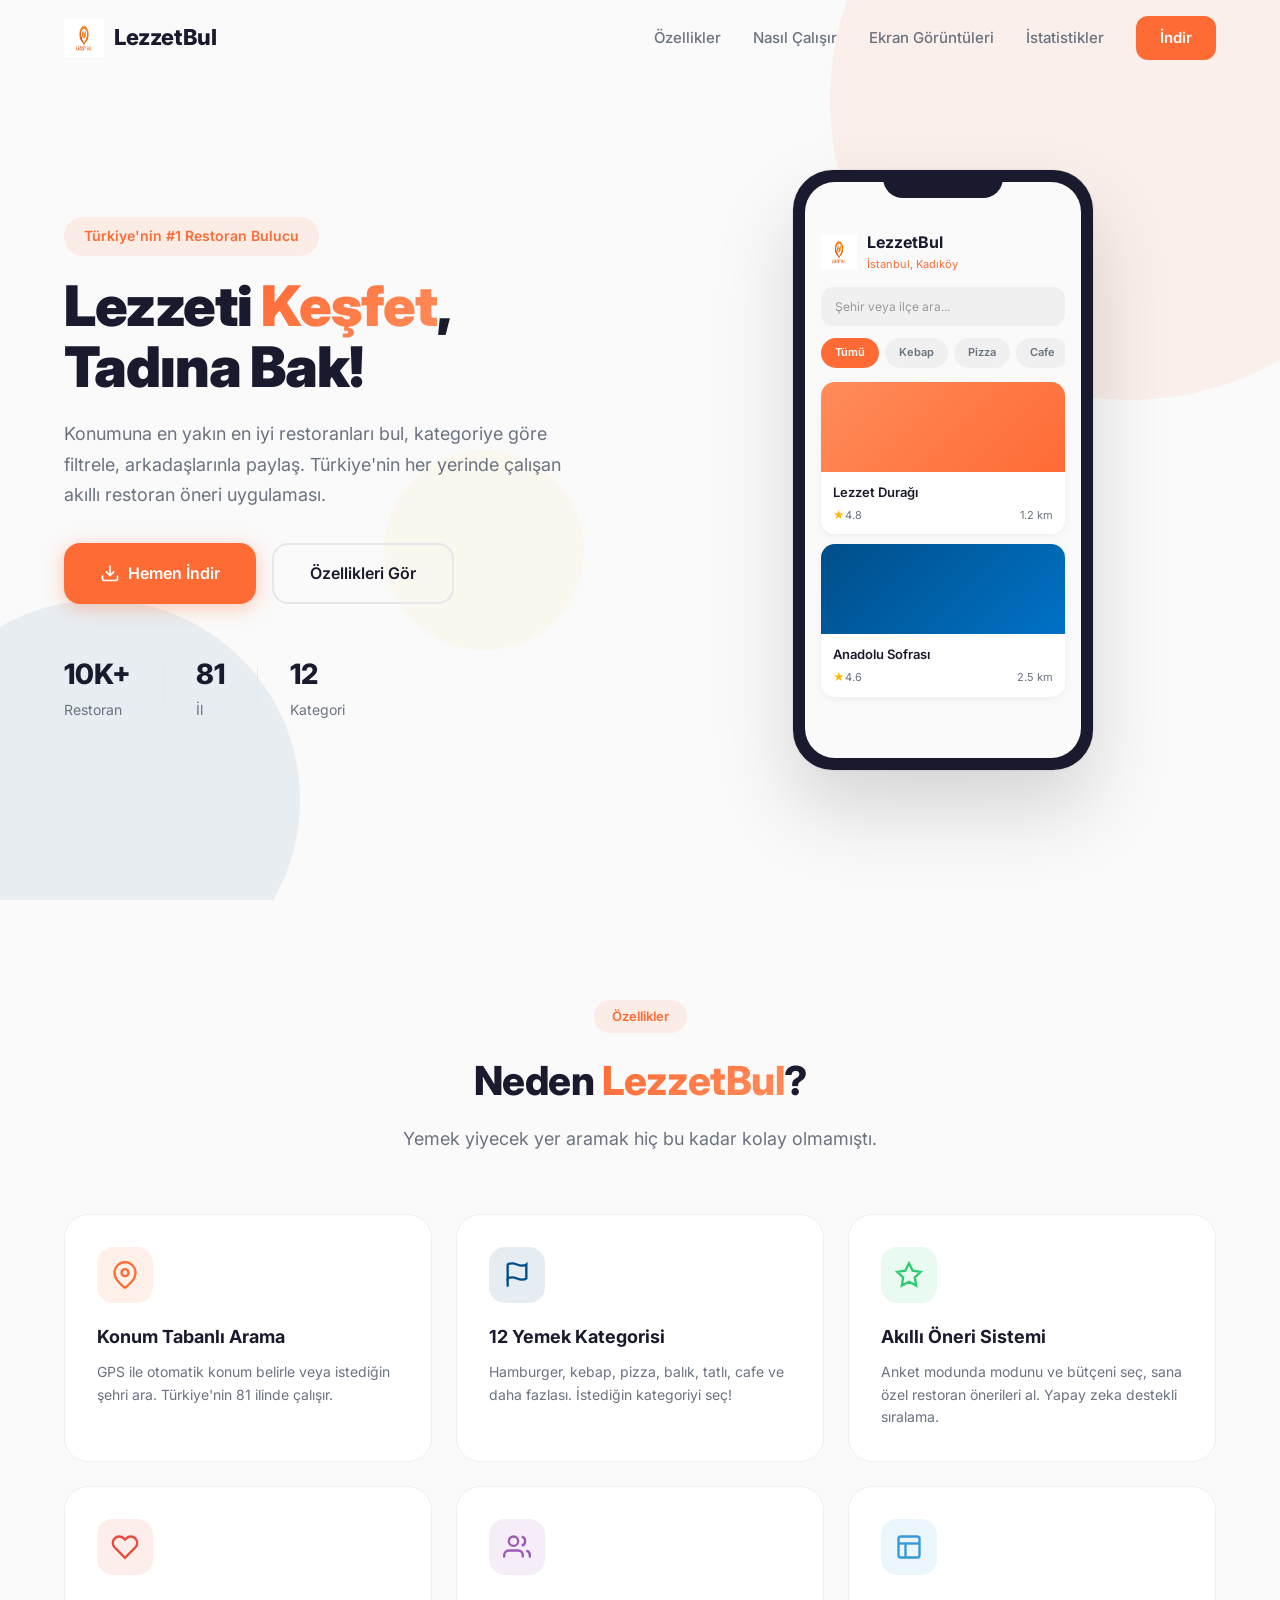
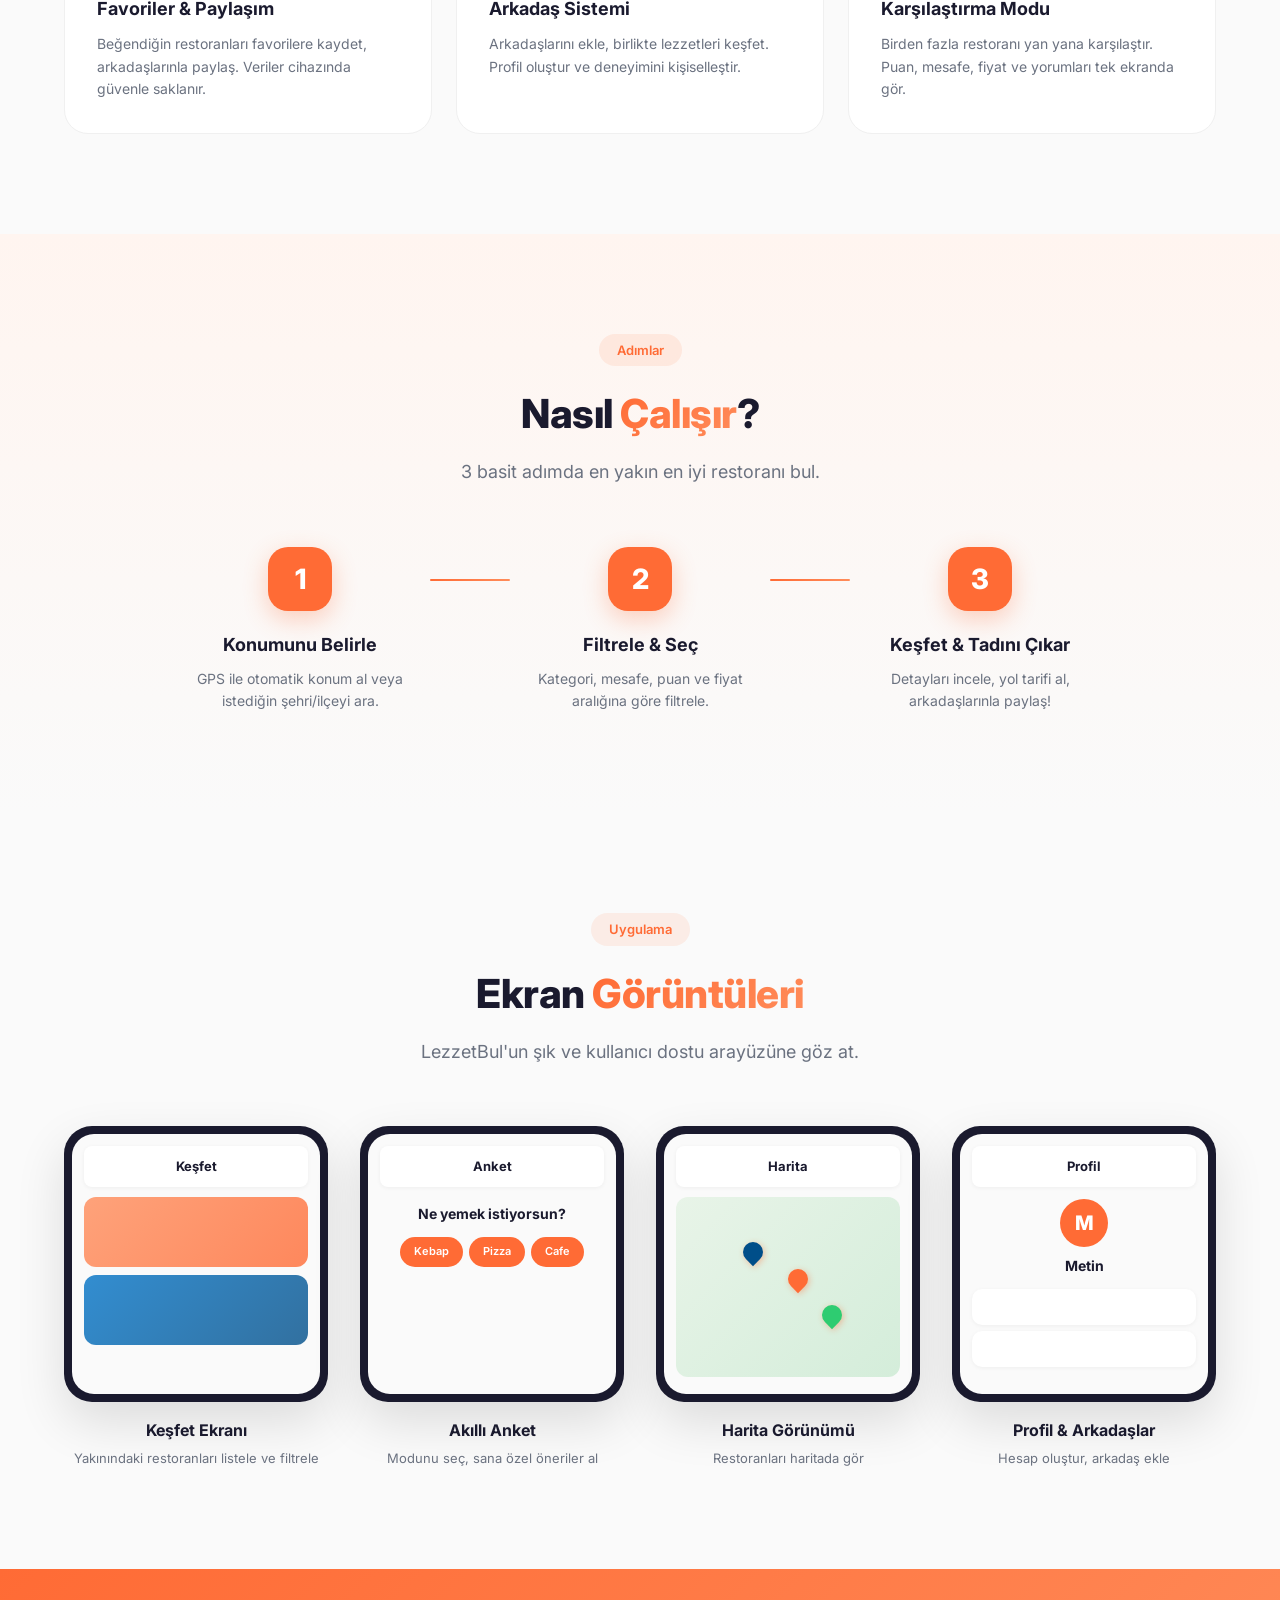
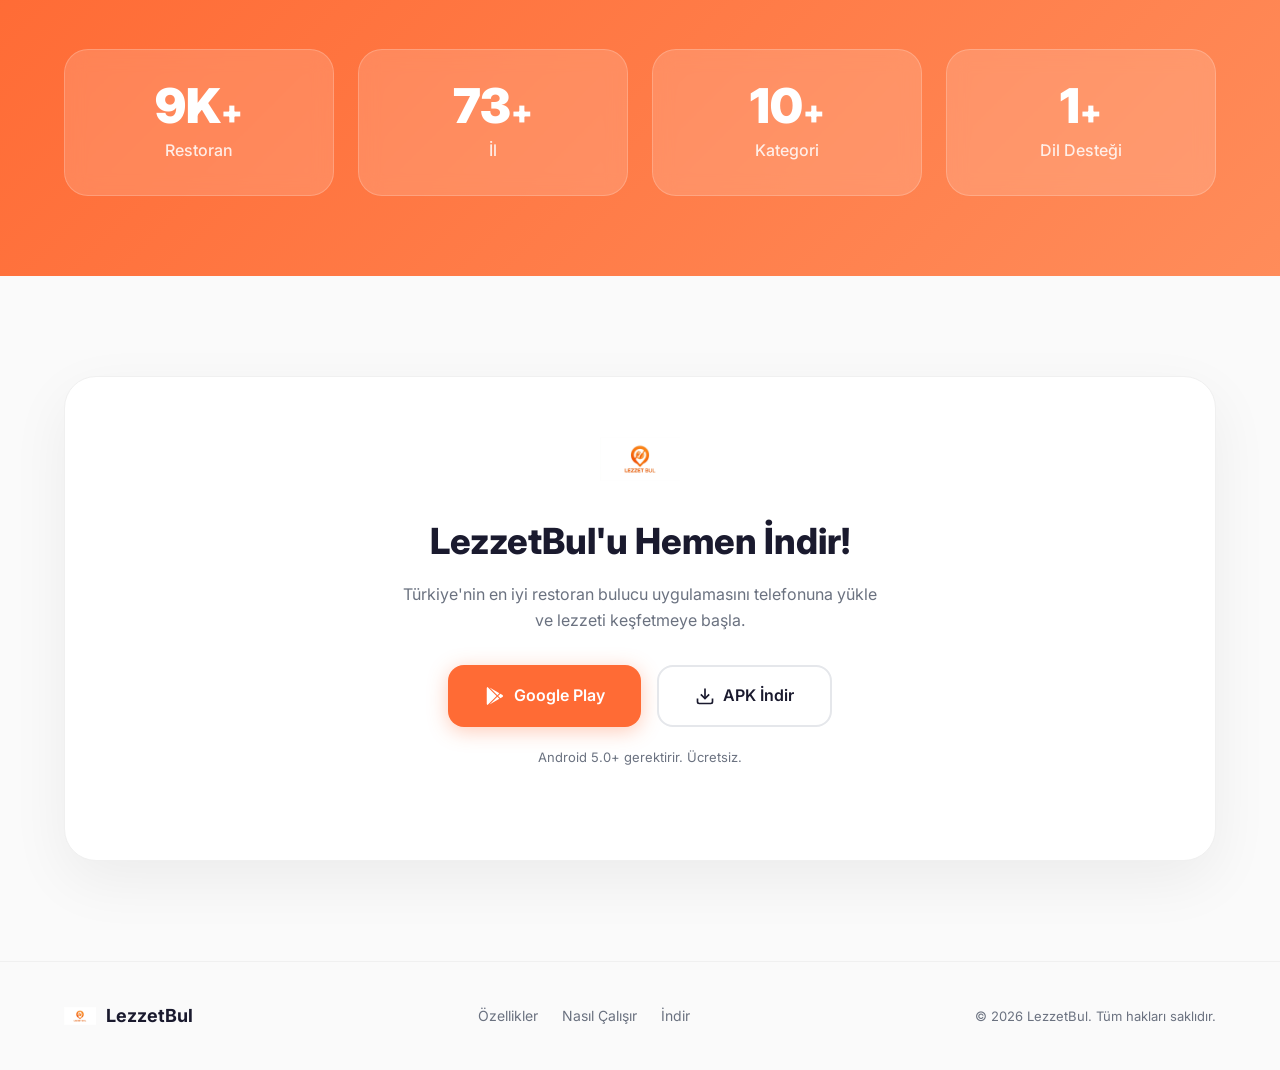
<file: docs/index.html>
<!DOCTYPE html>
<html lang="tr">
<head>
  <meta charset="UTF-8">
  <meta name="viewport" content="width=device-width, initial-scale=1.0">
  <title>LezzetBul - T&#252;rkiye'nin En Lezzetli Restoran Bulucu Uygulamas&#305;</title>
  <meta name="description" content="Konumuna en yak&#305;n en iyi restoranlar&#305; bul! Kategoriye g&#246;re filtrele, puanla s&#305;rala, arkada&#351;lar&#305;nla payla&#351;.">
  <link rel="icon" type="image/png" href="assets/logo.png">
  <link rel="preconnect" href="https://fonts.googleapis.com">
  <link href="https://fonts.googleapis.com/css2?family=Inter:wght@400;500;600;700;800;900&display=swap" rel="stylesheet">
  <link rel="stylesheet" href="style.css">
</head>
<body>

  <!-- Navbar -->
  <nav class="navbar" id="navbar">
    <div class="container nav-container">
      <a href="#" class="nav-logo">
        <img src="assets/logo.png" alt="LezzetBul Logo" class="nav-logo-img">
        <span>LezzetBul</span>
      </a>
      <div class="nav-links" id="navLinks">
        <a href="#features">&#214;zellikler</a>
        <a href="#how-it-works">Nas&#305;l &#199;al&#305;&#351;&#305;r</a>
        <a href="#screenshots">Ekran G&#246;r&#252;nt&#252;leri</a>
        <a href="#stats">&#304;statistikler</a>
        <a href="#download" class="nav-cta">&#304;ndir</a>
      </div>
      <button class="nav-toggle" id="navToggle" aria-label="Menu">
        <span></span><span></span><span></span>
      </button>
    </div>
  </nav>

  <!-- Hero -->
  <section class="hero" id="hero">
    <div class="hero-bg-shapes">
      <div class="shape shape-1"></div>
      <div class="shape shape-2"></div>
      <div class="shape shape-3"></div>
    </div>
    <div class="container hero-container">
      <div class="hero-content">
        <div class="hero-badge">T&#252;rkiye'nin #1 Restoran Bulucu</div>
        <h1>Lezzeti <span class="gradient-text">Ke&#351;fet</span>, Tad&#305;na Bak!</h1>
        <p class="hero-desc">Konumuna en yak&#305;n en iyi restoranlar&#305; bul, kategoriye g&#246;re filtrele, arkada&#351;lar&#305;nla payla&#351;. T&#252;rkiye'nin her yerinde &#231;al&#305;&#351;an ak&#305;ll&#305; restoran &#246;neri uygulamas&#305;.</p>
        <div class="hero-buttons">
          <a href="#download" class="btn btn-primary btn-lg">
            <svg width="20" height="20" viewBox="0 0 24 24" fill="none" stroke="currentColor" stroke-width="2"><path d="M21 15v4a2 2 0 01-2 2H5a2 2 0 01-2-2v-4"/><polyline points="7 10 12 15 17 10"/><line x1="12" y1="15" x2="12" y2="3"/></svg>
            Hemen &#304;ndir
          </a>
          <a href="#features" class="btn btn-outline btn-lg">
            &#214;zellikleri G&#246;r
          </a>
        </div>
        <div class="hero-stats-row">
          <div class="hero-stat">
            <strong>10K+</strong>
            <span>Restoran</span>
          </div>
          <div class="hero-stat-divider"></div>
          <div class="hero-stat">
            <strong>81</strong>
            <span>&#304;l</span>
          </div>
          <div class="hero-stat-divider"></div>
          <div class="hero-stat">
            <strong>12</strong>
            <span>Kategori</span>
          </div>
        </div>
      </div>
      <div class="hero-visual">
        <div class="phone-mockup">
          <div class="phone-frame">
            <div class="phone-screen">
              <div class="mock-app">
                <div class="mock-header">
                  <img src="assets/logo.png" alt="" class="mock-logo">
                  <div>
                    <div class="mock-title">LezzetBul</div>
                    <div class="mock-subtitle">&#304;stanbul, Kad&#305;k&#246;y</div>
                  </div>
                </div>
                <div class="mock-search">&#350;ehir veya il&#231;e ara...</div>
                <div class="mock-categories">
                  <span class="mock-cat active">T&#252;m&#252;</span>
                  <span class="mock-cat">Kebap</span>
                  <span class="mock-cat">Pizza</span>
                  <span class="mock-cat">Cafe</span>
                </div>
                <div class="mock-card">
                  <div class="mock-card-img"></div>
                  <div class="mock-card-body">
                    <div class="mock-card-name">Lezzet Dura&#287;&#305;</div>
                    <div class="mock-card-info">
                      <span class="mock-star">4.8</span>
                      <span class="mock-dist">1.2 km</span>
                    </div>
                  </div>
                </div>
                <div class="mock-card">
                  <div class="mock-card-img img2"></div>
                  <div class="mock-card-body">
                    <div class="mock-card-name">Anadolu Sofras&#305;</div>
                    <div class="mock-card-info">
                      <span class="mock-star">4.6</span>
                      <span class="mock-dist">2.5 km</span>
                    </div>
                  </div>
                </div>
              </div>
            </div>
          </div>
        </div>
      </div>
    </div>
  </section>

  <!-- Features -->
  <section class="features" id="features">
    <div class="container">
      <div class="section-header">
        <span class="section-badge">&#214;zellikler</span>
        <h2>Neden <span class="gradient-text">LezzetBul</span>?</h2>
        <p>Yemek yiyecek yer aramak hi&#231; bu kadar kolay olmam&#305;&#351;t&#305;.</p>
      </div>
      <div class="features-grid">
        <div class="feature-card" data-aos>
          <div class="feature-icon" style="background: rgba(255,107,53,0.1);">
            <svg width="28" height="28" viewBox="0 0 24 24" fill="none" stroke="#FF6B35" stroke-width="2"><path d="M21 10c0 7-9 13-9 13s-9-6-9-13a9 9 0 0118 0z"/><circle cx="12" cy="10" r="3"/></svg>
          </div>
          <h3>Konum Tabanl&#305; Arama</h3>
          <p>GPS ile otomatik konum belirle veya istedi&#287;in &#351;ehri ara. T&#252;rkiye'nin 81 ilinde &#231;al&#305;&#351;&#305;r.</p>
        </div>
        <div class="feature-card" data-aos>
          <div class="feature-icon" style="background: rgba(0,78,137,0.1);">
            <svg width="28" height="28" viewBox="0 0 24 24" fill="none" stroke="#004E89" stroke-width="2"><path d="M4 15s1-1 4-1 5 2 8 2 4-1 4-1V3s-1 1-4 1-5-2-8-2-4 1-4 1z"/><line x1="4" y1="22" x2="4" y2="15"/></svg>
          </div>
          <h3>12 Yemek Kategorisi</h3>
          <p>Hamburger, kebap, pizza, bal&#305;k, tatl&#305;, cafe ve daha fazlas&#305;. &#304;stedi&#287;in kategoriyi se&#231;!</p>
        </div>
        <div class="feature-card" data-aos>
          <div class="feature-icon" style="background: rgba(46,204,113,0.1);">
            <svg width="28" height="28" viewBox="0 0 24 24" fill="none" stroke="#2ECC71" stroke-width="2"><path d="M12 2l3.09 6.26L22 9.27l-5 4.87 1.18 6.88L12 17.77l-6.18 3.25L7 14.14 2 9.27l6.91-1.01L12 2z"/></svg>
          </div>
          <h3>Ak&#305;ll&#305; &#214;neri Sistemi</h3>
          <p>Anket modunda modunu ve b&#252;t&#231;eni se&#231;, sana &#246;zel restoran &#246;nerileri al. Yapay zeka destekli s&#305;ralama.</p>
        </div>
        <div class="feature-card" data-aos>
          <div class="feature-icon" style="background: rgba(231,76,60,0.1);">
            <svg width="28" height="28" viewBox="0 0 24 24" fill="none" stroke="#E74C3C" stroke-width="2"><path d="M20.84 4.61a5.5 5.5 0 00-7.78 0L12 5.67l-1.06-1.06a5.5 5.5 0 00-7.78 7.78l1.06 1.06L12 21.23l7.78-7.78 1.06-1.06a5.5 5.5 0 000-7.78z"/></svg>
          </div>
          <h3>Favoriler &amp; Payla&#351;&#305;m</h3>
          <p>Be&#287;endi&#287;in restoranlar&#305; favorilere kaydet, arkada&#351;lar&#305;nla payla&#351;. Veriler cihaz&#305;nda g&#252;venle saklan&#305;r.</p>
        </div>
        <div class="feature-card" data-aos>
          <div class="feature-icon" style="background: rgba(155,89,182,0.1);">
            <svg width="28" height="28" viewBox="0 0 24 24" fill="none" stroke="#9B59B6" stroke-width="2"><path d="M17 21v-2a4 4 0 00-4-4H5a4 4 0 00-4 4v2"/><circle cx="9" cy="7" r="4"/><path d="M23 21v-2a4 4 0 00-3-3.87"/><path d="M16 3.13a4 4 0 010 7.75"/></svg>
          </div>
          <h3>Arkada&#351; Sistemi</h3>
          <p>Arkada&#351;lar&#305;n&#305; ekle, birlikte lezzetleri ke&#351;fet. Profil olu&#351;tur ve deneyimini ki&#351;iselle&#351;tir.</p>
        </div>
        <div class="feature-card" data-aos>
          <div class="feature-icon" style="background: rgba(52,152,219,0.1);">
            <svg width="28" height="28" viewBox="0 0 24 24" fill="none" stroke="#3498DB" stroke-width="2"><rect x="3" y="3" width="18" height="18" rx="2" ry="2"/><line x1="3" y1="9" x2="21" y2="9"/><line x1="9" y1="21" x2="9" y2="9"/></svg>
          </div>
          <h3>Kar&#351;&#305;la&#351;t&#305;rma Modu</h3>
          <p>Birden fazla restoran&#305; yan yana kar&#351;&#305;la&#351;t&#305;r. Puan, mesafe, fiyat ve yorumlar&#305; tek ekranda g&#246;r.</p>
        </div>
      </div>
    </div>
  </section>

  <!-- How it works -->
  <section class="how-it-works" id="how-it-works">
    <div class="container">
      <div class="section-header">
        <span class="section-badge">Ad&#305;mlar</span>
        <h2>Nas&#305;l <span class="gradient-text">&#199;al&#305;&#351;&#305;r</span>?</h2>
        <p>3 basit ad&#305;mda en yak&#305;n en iyi restoran&#305; bul.</p>
      </div>
      <div class="steps">
        <div class="step" data-aos>
          <div class="step-number">1</div>
          <div class="step-content">
            <h3>Konumunu Belirle</h3>
            <p>GPS ile otomatik konum al veya istedi&#287;in &#351;ehri/il&#231;eyi ara.</p>
          </div>
        </div>
        <div class="step-connector"></div>
        <div class="step" data-aos>
          <div class="step-number">2</div>
          <div class="step-content">
            <h3>Filtrele &amp; Se&#231;</h3>
            <p>Kategori, mesafe, puan ve fiyat aral&#305;&#287;&#305;na g&#246;re filtrele.</p>
          </div>
        </div>
        <div class="step-connector"></div>
        <div class="step" data-aos>
          <div class="step-number">3</div>
          <div class="step-content">
            <h3>Ke&#351;fet &amp; Tad&#305;n&#305; &#199;&#305;kar</h3>
            <p>Detaylar&#305; incele, yol tarifi al, arkada&#351;lar&#305;nla payla&#351;!</p>
          </div>
        </div>
      </div>
    </div>
  </section>

  <!-- Screenshots -->
  <section class="screenshots" id="screenshots">
    <div class="container">
      <div class="section-header">
        <span class="section-badge">Uygulama</span>
        <h2>Ekran <span class="gradient-text">G&#246;r&#252;nt&#252;leri</span></h2>
        <p>LezzetBul'un &#351;&#305;k ve kullan&#305;c&#305; dostu aray&#252;z&#252;ne g&#246;z at.</p>
      </div>
      <div class="screenshots-showcase">
        <div class="screenshot-item" data-aos>
          <div class="screenshot-phone">
            <div class="sp-screen">
              <div class="sp-demo explore">
                <div class="sp-bar">Ke&#351;fet</div>
                <div class="sp-cards">
                  <div class="sp-minicard"></div>
                  <div class="sp-minicard"></div>
                </div>
              </div>
            </div>
          </div>
          <h4>Ke&#351;fet Ekran&#305;</h4>
          <p>Yak&#305;n&#305;ndaki restoranlar&#305; listele ve filtrele</p>
        </div>
        <div class="screenshot-item" data-aos>
          <div class="screenshot-phone">
            <div class="sp-screen">
              <div class="sp-demo survey">
                <div class="sp-bar">Anket</div>
                <div class="sp-question">Ne yemek istiyorsun?</div>
                <div class="sp-options">
                  <span>Kebap</span><span>Pizza</span><span>Cafe</span>
                </div>
              </div>
            </div>
          </div>
          <h4>Ak&#305;ll&#305; Anket</h4>
          <p>Modunu se&#231;, sana &#246;zel &#246;neriler al</p>
        </div>
        <div class="screenshot-item" data-aos>
          <div class="screenshot-phone">
            <div class="sp-screen">
              <div class="sp-demo map">
                <div class="sp-bar">Harita</div>
                <div class="sp-map-area">
                  <div class="sp-pin"></div>
                  <div class="sp-pin p2"></div>
                  <div class="sp-pin p3"></div>
                </div>
              </div>
            </div>
          </div>
          <h4>Harita G&#246;r&#252;n&#252;m&#252;</h4>
          <p>Restoranlar&#305; haritada g&#246;r</p>
        </div>
        <div class="screenshot-item" data-aos>
          <div class="screenshot-phone">
            <div class="sp-screen">
              <div class="sp-demo profile">
                <div class="sp-bar">Profil</div>
                <div class="sp-avatar">M</div>
                <div class="sp-uname">Metin</div>
                <div class="sp-friend-list">
                  <div class="sp-friend"></div>
                  <div class="sp-friend"></div>
                </div>
              </div>
            </div>
          </div>
          <h4>Profil &amp; Arkada&#351;lar</h4>
          <p>Hesap olu&#351;tur, arkada&#351; ekle</p>
        </div>
      </div>
    </div>
  </section>

  <!-- Stats -->
  <section class="stats-section" id="stats">
    <div class="container">
      <div class="stats-grid">
        <div class="stat-card" data-aos>
          <div class="stat-value" data-count="10000">0</div>
          <div class="stat-label">Restoran</div>
        </div>
        <div class="stat-card" data-aos>
          <div class="stat-value" data-count="81">0</div>
          <div class="stat-label">&#304;l</div>
        </div>
        <div class="stat-card" data-aos>
          <div class="stat-value" data-count="12">0</div>
          <div class="stat-label">Kategori</div>
        </div>
        <div class="stat-card" data-aos>
          <div class="stat-value" data-count="2">0</div>
          <div class="stat-label">Dil Deste&#287;i</div>
        </div>
      </div>
    </div>
  </section>

  <!-- Download CTA -->
  <section class="download-section" id="download">
    <div class="container">
      <div class="download-card">
        <div class="download-content">
          <img src="assets/logo.png" alt="LezzetBul" class="download-logo">
          <h2>LezzetBul'u Hemen &#304;ndir!</h2>
          <p>T&#252;rkiye'nin en iyi restoran bulucu uygulamas&#305;n&#305; telefonuna y&#252;kle ve lezzeti ke&#351;fetmeye ba&#351;la.</p>
          <div class="download-buttons">
            <a href="https://play.google.com/store" class="btn btn-primary btn-lg" target="_blank">
              <svg width="22" height="22" viewBox="0 0 24 24" fill="currentColor"><path d="M3 20.5V3.5C3 2.91 3.34 2.39 3.84 2.15L13.69 12L3.84 21.85C3.34 21.61 3 21.09 3 20.5ZM16.81 15.12L6.05 21.34L14.54 12.85L16.81 15.12ZM20.16 10.81C20.5 11.08 20.75 11.5 20.75 12C20.75 12.5 20.5 12.92 20.16 13.19L17.89 14.5L15.39 12L17.89 9.5L20.16 10.81ZM6.05 2.66L16.81 8.88L14.54 11.15L6.05 2.66Z"/></svg>
              Google Play
            </a>
            <a href="#" class="btn btn-white btn-lg" onclick="alert('APK indirme ba&#287;lant&#305;s&#305; yak&#305;nda eklenecek!'); return false;">
              <svg width="20" height="20" viewBox="0 0 24 24" fill="none" stroke="currentColor" stroke-width="2"><path d="M21 15v4a2 2 0 01-2 2H5a2 2 0 01-2-2v-4"/><polyline points="7 10 12 15 17 10"/><line x1="12" y1="15" x2="12" y2="3"/></svg>
              APK &#304;ndir
            </a>
          </div>
          <p class="download-note">Android 5.0+ gerektirir. &#220;cretsiz.</p>
        </div>
      </div>
    </div>
  </section>

  <!-- Footer -->
  <footer class="footer">
    <div class="container">
      <div class="footer-content">
        <div class="footer-brand">
          <img src="assets/logo.png" alt="LezzetBul" class="footer-logo">
          <span>LezzetBul</span>
        </div>
        <div class="footer-links">
          <a href="#features">&#214;zellikler</a>
          <a href="#how-it-works">Nas&#305;l &#199;al&#305;&#351;&#305;r</a>
          <a href="#download">&#304;ndir</a>
        </div>
        <div class="footer-copy">
          &copy; 2026 LezzetBul. T&#252;m haklar&#305; sakl&#305;d&#305;r.
        </div>
      </div>
    </div>
  </footer>

  <script src="script.js"></script>
</body>
</html>
</file>
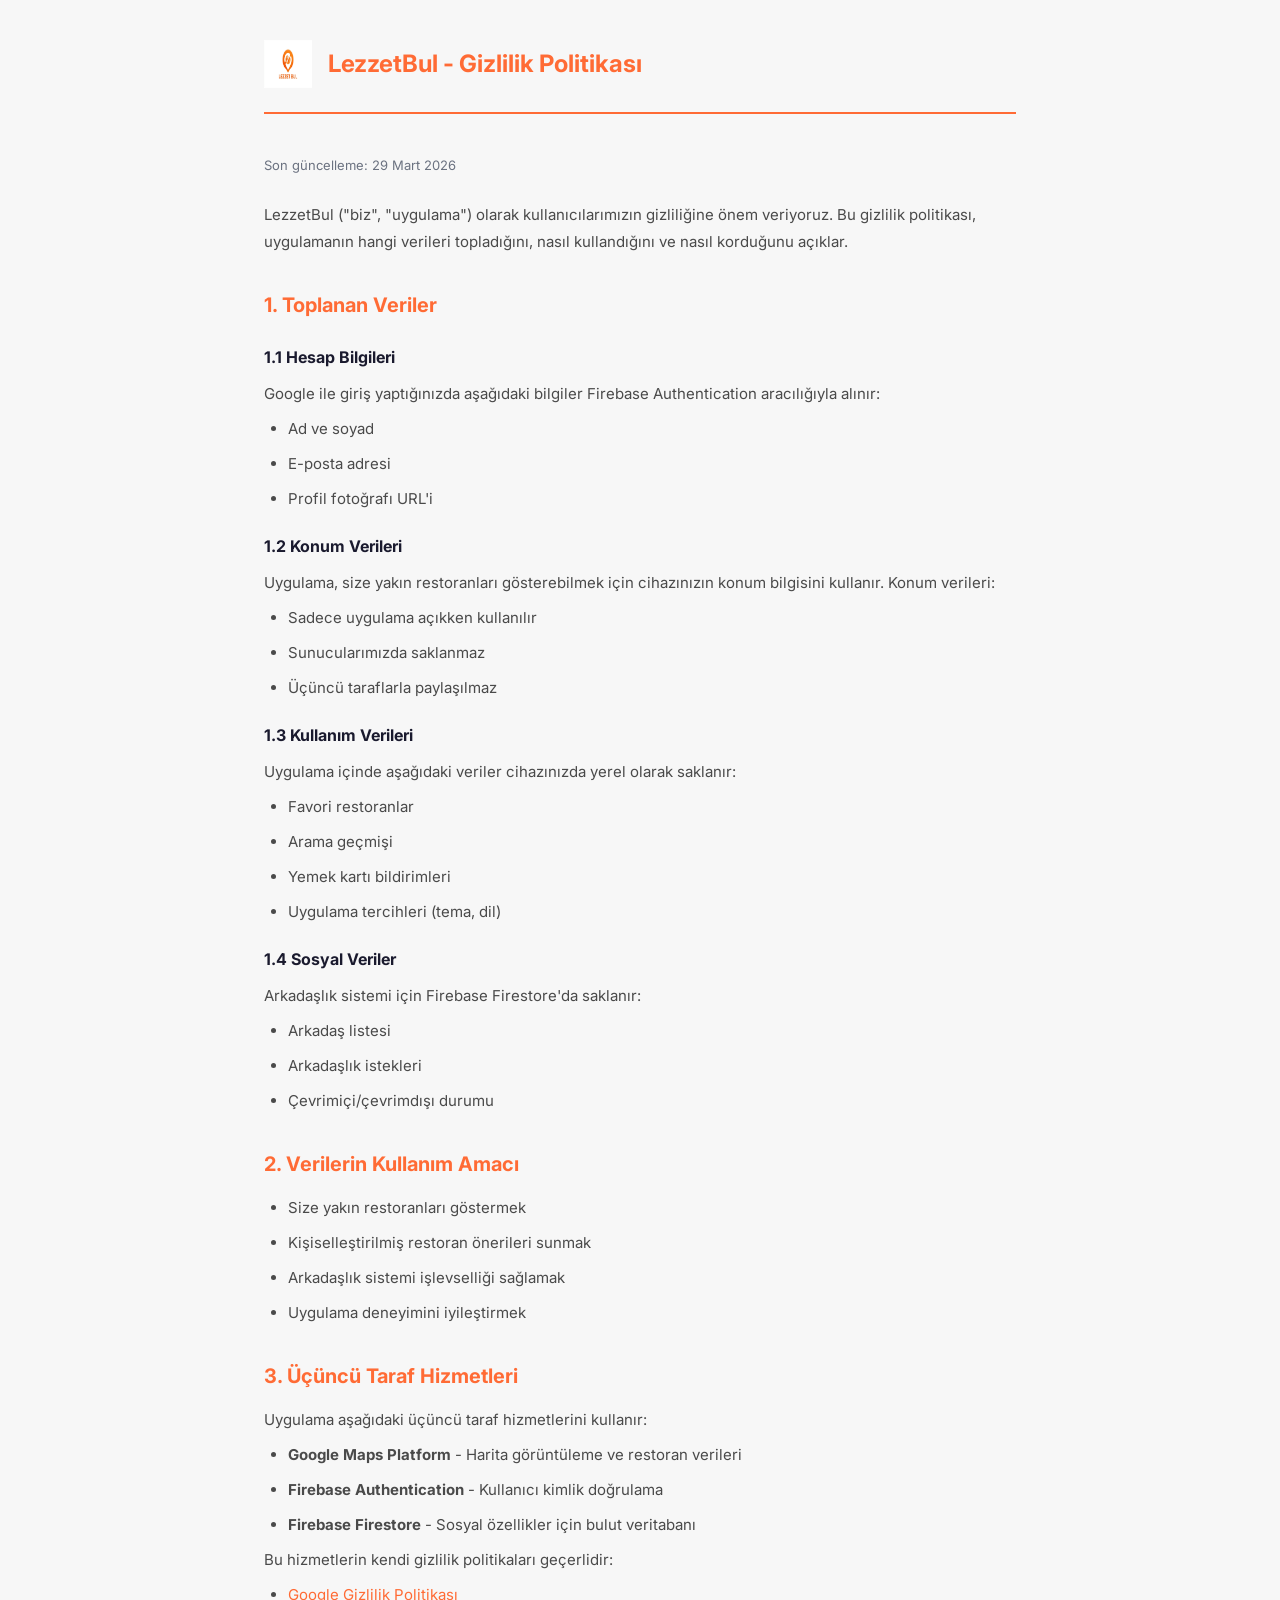
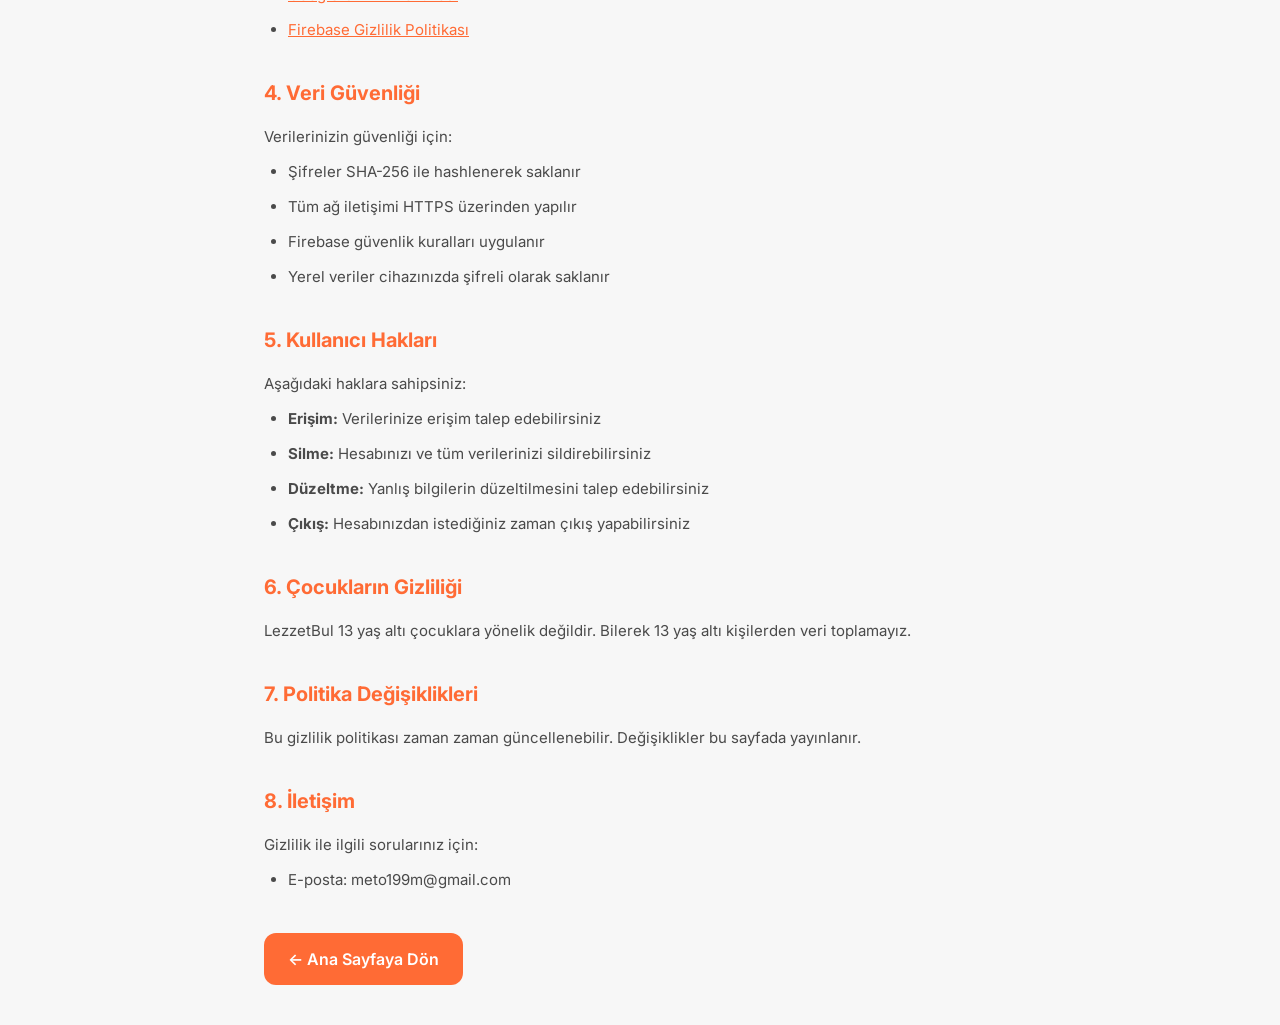
<file: docs/privacy.html>
<!DOCTYPE html>
<html lang="tr">
<head>
  <meta charset="UTF-8">
  <meta name="viewport" content="width=device-width, initial-scale=1.0">
  <title>LezzetBul - Gizlilik Politikası</title>
  <link rel="icon" type="image/png" href="assets/logo.png">
  <link href="https://fonts.googleapis.com/css2?family=Inter:wght@400;500;600;700&display=swap" rel="stylesheet">
  <style>
    * { margin: 0; padding: 0; box-sizing: border-box; }
    body { font-family: 'Inter', sans-serif; color: #1A1A2E; line-height: 1.8; background: #F7F7F7; }
    .container { max-width: 800px; margin: 0 auto; padding: 40px 24px; }
    .header { display: flex; align-items: center; gap: 16px; margin-bottom: 40px; padding-bottom: 24px; border-bottom: 2px solid #FF6B35; }
    .header img { width: 48px; height: 48px; }
    .header h1 { font-size: 24px; color: #FF6B35; }
    h2 { font-size: 20px; color: #FF6B35; margin: 32px 0 12px; }
    h3 { font-size: 16px; margin: 20px 0 8px; }
    p, li { font-size: 15px; color: #4A4A4A; margin-bottom: 8px; }
    ul { padding-left: 24px; }
    .date { font-size: 13px; color: #6B7280; margin-bottom: 24px; }
    a { color: #FF6B35; }
    .back { display: inline-block; margin-top: 32px; padding: 12px 24px; background: #FF6B35; color: white; border-radius: 12px; text-decoration: none; font-weight: 600; }
  </style>
</head>
<body>
  <div class="container">
    <div class="header">
      <img src="assets/logo.png" alt="LezzetBul">
      <h1>LezzetBul - Gizlilik Politikas&#305;</h1>
    </div>

    <p class="date">Son g&#252;ncelleme: 29 Mart 2026</p>

    <p>LezzetBul ("biz", "uygulama") olarak kullan&#305;c&#305;lar&#305;m&#305;z&#305;n gizlili&#287;ine &#246;nem veriyoruz. Bu gizlilik politikas&#305;, uygulaman&#305;n hangi verileri toplad&#305;&#287;&#305;n&#305;, nas&#305;l kulland&#305;&#287;&#305;n&#305; ve nas&#305;l kordu&#287;unu a&#231;&#305;klar.</p>

    <h2>1. Toplanan Veriler</h2>

    <h3>1.1 Hesap Bilgileri</h3>
    <p>Google ile giri&#351; yapt&#305;&#287;&#305;n&#305;zda a&#351;a&#287;&#305;daki bilgiler Firebase Authentication arac&#305;l&#305;&#287;&#305;yla al&#305;n&#305;r:</p>
    <ul>
      <li>Ad ve soyad</li>
      <li>E-posta adresi</li>
      <li>Profil foto&#287;raf&#305; URL'i</li>
    </ul>

    <h3>1.2 Konum Verileri</h3>
    <p>Uygulama, size yak&#305;n restoranlar&#305; g&#246;sterebilmek i&#231;in cihaz&#305;n&#305;z&#305;n konum bilgisini kullan&#305;r. Konum verileri:</p>
    <ul>
      <li>Sadece uygulama a&#231;&#305;kken kullan&#305;l&#305;r</li>
      <li>Sunucular&#305;m&#305;zda saklanmaz</li>
      <li>&#220;&#231;&#252;nc&#252; taraflarla payla&#351;&#305;lmaz</li>
    </ul>

    <h3>1.3 Kullan&#305;m Verileri</h3>
    <p>Uygulama i&#231;inde a&#351;a&#287;&#305;daki veriler cihaz&#305;n&#305;zda yerel olarak saklan&#305;r:</p>
    <ul>
      <li>Favori restoranlar</li>
      <li>Arama ge&#231;mi&#351;i</li>
      <li>Yemek kart&#305; bildirimleri</li>
      <li>Uygulama tercihleri (tema, dil)</li>
    </ul>

    <h3>1.4 Sosyal Veriler</h3>
    <p>Arkada&#351;l&#305;k sistemi i&#231;in Firebase Firestore'da saklan&#305;r:</p>
    <ul>
      <li>Arkada&#351; listesi</li>
      <li>Arkada&#351;l&#305;k istekleri</li>
      <li>&#199;evrimi&#231;i/&#231;evrimd&#305;&#351;&#305; durumu</li>
    </ul>

    <h2>2. Verilerin Kullan&#305;m Amac&#305;</h2>
    <ul>
      <li>Size yak&#305;n restoranlar&#305; g&#246;stermek</li>
      <li>Ki&#351;iselle&#351;tirilmi&#351; restoran &#246;nerileri sunmak</li>
      <li>Arkada&#351;l&#305;k sistemi i&#351;levselli&#287;i sa&#287;lamak</li>
      <li>Uygulama deneyimini iyile&#351;tirmek</li>
    </ul>

    <h2>3. &#220;&#231;&#252;nc&#252; Taraf Hizmetleri</h2>
    <p>Uygulama a&#351;a&#287;&#305;daki &#252;&#231;&#252;nc&#252; taraf hizmetlerini kullan&#305;r:</p>
    <ul>
      <li><strong>Google Maps Platform</strong> - Harita g&#246;r&#252;nt&#252;leme ve restoran verileri</li>
      <li><strong>Firebase Authentication</strong> - Kullan&#305;c&#305; kimlik do&#287;rulama</li>
      <li><strong>Firebase Firestore</strong> - Sosyal &#246;zellikler i&#231;in bulut veritaban&#305;</li>
    </ul>
    <p>Bu hizmetlerin kendi gizlilik politikalar&#305; ge&#231;erlidir:</p>
    <ul>
      <li><a href="https://policies.google.com/privacy" target="_blank">Google Gizlilik Politikas&#305;</a></li>
      <li><a href="https://firebase.google.com/support/privacy" target="_blank">Firebase Gizlilik Politikas&#305;</a></li>
    </ul>

    <h2>4. Veri G&#252;venli&#287;i</h2>
    <p>Verilerinizin g&#252;venli&#287;i i&#231;in:</p>
    <ul>
      <li>&#350;ifreler SHA-256 ile hashlenerek saklan&#305;r</li>
      <li>T&#252;m a&#287; ileti&#351;imi HTTPS &#252;zerinden yap&#305;l&#305;r</li>
      <li>Firebase g&#252;venlik kurallar&#305; uygulan&#305;r</li>
      <li>Yerel veriler cihaz&#305;n&#305;zda &#351;ifreli olarak saklan&#305;r</li>
    </ul>

    <h2>5. Kullan&#305;c&#305; Haklar&#305;</h2>
    <p>A&#351;a&#287;&#305;daki haklara sahipsiniz:</p>
    <ul>
      <li><strong>Eri&#351;im:</strong> Verilerinize eri&#351;im talep edebilirsiniz</li>
      <li><strong>Silme:</strong> Hesab&#305;n&#305;z&#305; ve t&#252;m verilerinizi sildirebilirsiniz</li>
      <li><strong>D&#252;zeltme:</strong> Yanl&#305;&#351; bilgilerin d&#252;zeltilmesini talep edebilirsiniz</li>
      <li><strong>&#199;&#305;k&#305;&#351;:</strong> Hesab&#305;n&#305;zdan istedi&#287;iniz zaman &#231;&#305;k&#305;&#351; yapabilirsiniz</li>
    </ul>

    <h2>6. &#199;ocuklar&#305;n Gizlili&#287;i</h2>
    <p>LezzetBul 13 ya&#351; alt&#305; &#231;ocuklara y&#246;nelik de&#287;ildir. Bilerek 13 ya&#351; alt&#305; ki&#351;ilerden veri toplamay&#305;z.</p>

    <h2>7. Politika De&#287;i&#351;iklikleri</h2>
    <p>Bu gizlilik politikas&#305; zaman zaman g&#252;ncellenebilir. De&#287;i&#351;iklikler bu sayfada yay&#305;nlan&#305;r.</p>

    <h2>8. &#304;leti&#351;im</h2>
    <p>Gizlilik ile ilgili sorular&#305;n&#305;z i&#231;in:</p>
    <ul>
      <li>E-posta: meto199m@gmail.com</li>
    </ul>

    <a href="index.html" class="back">&larr; Ana Sayfaya D&#246;n</a>
  </div>
</body>
</html>
</file>
<file: docs/style.css>
/* ===== RESET & BASE ===== */
*, *::before, *::after {
  margin: 0;
  padding: 0;
  box-sizing: border-box;
}

:root {
  --primary: #FF6B35;
  --primary-dark: #E55A25;
  --primary-light: #FF8C5A;
  --secondary: #004E89;
  --accent: #FFD166;
  --bg: #FAFAFA;
  --bg-dark: #0F0F12;
  --card: #FFFFFF;
  --text: #1A1A2E;
  --text-secondary: #6B7280;
  --star: #FFB800;
  --green: #2ECC71;
  --radius: 16px;
  --radius-lg: 24px;
  --radius-xl: 32px;
}

html {
  scroll-behavior: smooth;
  font-size: 16px;
}

body {
  font-family: 'Inter', -apple-system, BlinkMacSystemFont, sans-serif;
  color: var(--text);
  background: var(--bg);
  line-height: 1.6;
  overflow-x: hidden;
}

.container {
  max-width: 1200px;
  margin: 0 auto;
  padding: 0 24px;
}

a {
  text-decoration: none;
  color: inherit;
}

img {
  max-width: 100%;
}

/* ===== BUTTONS ===== */
.btn {
  display: inline-flex;
  align-items: center;
  gap: 8px;
  padding: 12px 28px;
  border-radius: 14px;
  font-weight: 600;
  font-size: 15px;
  transition: all 0.3s ease;
  cursor: pointer;
  border: none;
}

.btn-primary {
  background: var(--primary);
  color: #fff;
  box-shadow: 0 4px 20px rgba(255,107,53,0.35);
}
.btn-primary:hover {
  background: var(--primary-dark);
  box-shadow: 0 6px 30px rgba(255,107,53,0.45);
  transform: translateY(-2px);
}

.btn-outline {
  background: transparent;
  color: var(--text);
  border: 2px solid #E5E7EB;
}
.btn-outline:hover {
  border-color: var(--primary);
  color: var(--primary);
}

.btn-white {
  background: #fff;
  color: var(--text);
  border: 2px solid #E5E7EB;
}
.btn-white:hover {
  border-color: var(--primary);
  color: var(--primary);
}

.btn-lg {
  padding: 16px 36px;
  font-size: 16px;
  border-radius: 16px;
}

/* ===== NAVBAR ===== */
.navbar {
  position: fixed;
  top: 0;
  left: 0;
  right: 0;
  z-index: 1000;
  padding: 16px 0;
  transition: all 0.3s ease;
}

.navbar.scrolled {
  background: rgba(255,255,255,0.92);
  backdrop-filter: blur(20px);
  box-shadow: 0 1px 20px rgba(0,0,0,0.06);
  padding: 10px 0;
}

.nav-container {
  display: flex;
  align-items: center;
  justify-content: space-between;
}

.nav-logo {
  display: flex;
  align-items: center;
  gap: 10px;
  font-size: 22px;
  font-weight: 800;
  color: var(--text);
}

.nav-logo-img {
  width: 40px;
  height: 40px;
}

.nav-links {
  display: flex;
  align-items: center;
  gap: 32px;
}

.nav-links a {
  font-size: 15px;
  font-weight: 500;
  color: var(--text-secondary);
  transition: color 0.2s;
}
.nav-links a:hover {
  color: var(--primary);
}

.nav-cta {
  background: var(--primary) !important;
  color: #fff !important;
  padding: 10px 24px;
  border-radius: 12px;
  font-weight: 600 !important;
}
.nav-cta:hover {
  background: var(--primary-dark) !important;
}

.nav-toggle {
  display: none;
  flex-direction: column;
  gap: 5px;
  background: none;
  border: none;
  cursor: pointer;
  padding: 4px;
}
.nav-toggle span {
  width: 24px;
  height: 2.5px;
  background: var(--text);
  border-radius: 2px;
  transition: all 0.3s;
}

/* ===== HERO ===== */
.hero {
  min-height: 100vh;
  display: flex;
  align-items: center;
  padding: 120px 0 80px;
  position: relative;
  overflow: hidden;
}

.hero-bg-shapes {
  position: absolute;
  inset: 0;
  pointer-events: none;
}

.shape {
  position: absolute;
  border-radius: 50%;
  opacity: 0.07;
}
.shape-1 {
  width: 600px;
  height: 600px;
  background: var(--primary);
  top: -200px;
  right: -150px;
}
.shape-2 {
  width: 400px;
  height: 400px;
  background: var(--secondary);
  bottom: -100px;
  left: -100px;
}
.shape-3 {
  width: 200px;
  height: 200px;
  background: var(--accent);
  top: 50%;
  left: 30%;
}

.hero-container {
  display: grid;
  grid-template-columns: 1fr 1fr;
  gap: 60px;
  align-items: center;
  position: relative;
  z-index: 1;
}

.hero-badge {
  display: inline-block;
  background: rgba(255,107,53,0.1);
  color: var(--primary);
  padding: 8px 20px;
  border-radius: 50px;
  font-size: 14px;
  font-weight: 600;
  margin-bottom: 20px;
}

.hero h1 {
  font-size: 56px;
  font-weight: 900;
  line-height: 1.1;
  margin-bottom: 20px;
  letter-spacing: -1px;
}

.gradient-text {
  background: linear-gradient(135deg, var(--primary), var(--primary-light));
  -webkit-background-clip: text;
  -webkit-text-fill-color: transparent;
  background-clip: text;
}

.hero-desc {
  font-size: 18px;
  color: var(--text-secondary);
  max-width: 520px;
  margin-bottom: 32px;
  line-height: 1.7;
}

.hero-buttons {
  display: flex;
  gap: 16px;
  margin-bottom: 48px;
}

.hero-stats-row {
  display: flex;
  align-items: center;
  gap: 32px;
}

.hero-stat strong {
  display: block;
  font-size: 28px;
  font-weight: 800;
  color: var(--text);
}
.hero-stat span {
  font-size: 14px;
  color: var(--text-secondary);
}

.hero-stat-divider {
  width: 1px;
  height: 40px;
  background: #E5E7EB;
}

/* Phone mockup */
.phone-mockup {
  display: flex;
  justify-content: center;
}

.phone-frame {
  width: 300px;
  height: 600px;
  background: #1A1A2E;
  border-radius: 40px;
  padding: 12px;
  box-shadow: 0 40px 80px rgba(0,0,0,0.15), 0 0 0 1px rgba(0,0,0,0.05);
  position: relative;
}

.phone-frame::before {
  content: '';
  position: absolute;
  top: 0;
  left: 50%;
  transform: translateX(-50%);
  width: 120px;
  height: 28px;
  background: #1A1A2E;
  border-radius: 0 0 20px 20px;
  z-index: 2;
}

.phone-screen {
  width: 100%;
  height: 100%;
  background: #FAFAFA;
  border-radius: 30px;
  overflow: hidden;
}

.mock-app {
  padding: 48px 16px 16px;
}

.mock-header {
  display: flex;
  align-items: center;
  gap: 10px;
  margin-bottom: 14px;
}
.mock-logo {
  width: 36px;
  height: 36px;
}
.mock-title {
  font-weight: 700;
  font-size: 16px;
}
.mock-subtitle {
  font-size: 11px;
  color: var(--primary);
}

.mock-search {
  background: #F0F0F0;
  padding: 10px 14px;
  border-radius: 12px;
  font-size: 12px;
  color: #999;
  margin-bottom: 12px;
}

.mock-categories {
  display: flex;
  gap: 6px;
  margin-bottom: 14px;
  overflow: hidden;
}
.mock-cat {
  padding: 6px 14px;
  border-radius: 20px;
  font-size: 11px;
  font-weight: 600;
  background: #F0F0F0;
  color: var(--text-secondary);
  white-space: nowrap;
}
.mock-cat.active {
  background: var(--primary);
  color: #fff;
}

.mock-card {
  background: #fff;
  border-radius: 14px;
  overflow: hidden;
  box-shadow: 0 2px 8px rgba(0,0,0,0.05);
  margin-bottom: 10px;
}
.mock-card-img {
  height: 90px;
  background: linear-gradient(135deg, var(--primary-light), var(--primary));
}
.mock-card-img.img2 {
  background: linear-gradient(135deg, var(--secondary), #0072C6);
}
.mock-card-body {
  padding: 10px 12px;
}
.mock-card-name {
  font-weight: 600;
  font-size: 13px;
  margin-bottom: 4px;
}
.mock-card-info {
  display: flex;
  justify-content: space-between;
  font-size: 11px;
  color: var(--text-secondary);
}
.mock-star::before {
  content: '\2605 ';
  color: var(--star);
}

/* ===== SECTION COMMON ===== */
.section-header {
  text-align: center;
  margin-bottom: 60px;
}
.section-badge {
  display: inline-block;
  background: rgba(255,107,53,0.1);
  color: var(--primary);
  padding: 6px 18px;
  border-radius: 50px;
  font-size: 13px;
  font-weight: 600;
  margin-bottom: 16px;
}
.section-header h2 {
  font-size: 40px;
  font-weight: 800;
  margin-bottom: 12px;
  letter-spacing: -0.5px;
}
.section-header p {
  font-size: 18px;
  color: var(--text-secondary);
  max-width: 480px;
  margin: 0 auto;
}

/* ===== FEATURES ===== */
.features {
  padding: 100px 0;
}

.features-grid {
  display: grid;
  grid-template-columns: repeat(3, 1fr);
  gap: 24px;
}

.feature-card {
  background: var(--card);
  border-radius: var(--radius-lg);
  padding: 32px;
  border: 1px solid #F0F0F0;
  transition: all 0.3s ease;
  opacity: 0;
  transform: translateY(30px);
}

.feature-card.visible {
  opacity: 1;
  transform: translateY(0);
}

.feature-card:hover {
  transform: translateY(-4px);
  box-shadow: 0 12px 40px rgba(0,0,0,0.08);
  border-color: transparent;
}

.feature-icon {
  width: 56px;
  height: 56px;
  border-radius: 16px;
  display: flex;
  align-items: center;
  justify-content: center;
  margin-bottom: 20px;
}

.feature-card h3 {
  font-size: 18px;
  font-weight: 700;
  margin-bottom: 10px;
}

.feature-card p {
  font-size: 14px;
  color: var(--text-secondary);
  line-height: 1.6;
}

/* ===== HOW IT WORKS ===== */
.how-it-works {
  padding: 100px 0;
  background: linear-gradient(180deg, #FFF5F0 0%, var(--bg) 100%);
}

.steps {
  display: flex;
  align-items: flex-start;
  justify-content: center;
  gap: 0;
}

.step {
  display: flex;
  flex-direction: column;
  align-items: center;
  text-align: center;
  max-width: 260px;
  opacity: 0;
  transform: translateY(30px);
}
.step.visible {
  opacity: 1;
  transform: translateY(0);
}

.step-number {
  width: 64px;
  height: 64px;
  border-radius: 20px;
  background: var(--primary);
  color: #fff;
  font-size: 28px;
  font-weight: 800;
  display: flex;
  align-items: center;
  justify-content: center;
  margin-bottom: 20px;
  box-shadow: 0 8px 25px rgba(255,107,53,0.3);
}

.step-content h3 {
  font-size: 18px;
  font-weight: 700;
  margin-bottom: 8px;
}
.step-content p {
  font-size: 14px;
  color: var(--text-secondary);
  line-height: 1.6;
}

.step-connector {
  width: 80px;
  height: 2px;
  background: linear-gradient(90deg, var(--primary), var(--primary-light));
  margin-top: 32px;
  border-radius: 2px;
  flex-shrink: 0;
}

/* ===== SCREENSHOTS ===== */
.screenshots {
  padding: 100px 0;
}

.screenshots-showcase {
  display: grid;
  grid-template-columns: repeat(4, 1fr);
  gap: 32px;
}

.screenshot-item {
  text-align: center;
  opacity: 0;
  transform: translateY(30px);
}
.screenshot-item.visible {
  opacity: 1;
  transform: translateY(0);
}

.screenshot-item h4 {
  font-size: 16px;
  font-weight: 700;
  margin-top: 16px;
  margin-bottom: 4px;
}
.screenshot-item p {
  font-size: 13px;
  color: var(--text-secondary);
}

.screenshot-phone {
  background: #1A1A2E;
  border-radius: 28px;
  padding: 8px;
  box-shadow: 0 20px 50px rgba(0,0,0,0.12);
}

.sp-screen {
  background: #FAFAFA;
  border-radius: 22px;
  overflow: hidden;
  height: 260px;
}

.sp-demo {
  padding: 12px;
  height: 100%;
}

.sp-bar {
  background: #fff;
  padding: 10px;
  text-align: center;
  font-weight: 700;
  font-size: 13px;
  border-radius: 8px;
  margin-bottom: 10px;
  box-shadow: 0 1px 4px rgba(0,0,0,0.05);
}

.sp-cards { display: flex; flex-direction: column; gap: 8px; }
.sp-minicard {
  height: 70px;
  background: linear-gradient(135deg, var(--primary-light), var(--primary));
  border-radius: 12px;
  opacity: 0.8;
}
.sp-minicard:nth-child(2) {
  background: linear-gradient(135deg, #0072C6, var(--secondary));
}

.sp-question {
  font-size: 14px;
  font-weight: 700;
  text-align: center;
  margin: 16px 0 12px;
}
.sp-options {
  display: flex;
  flex-wrap: wrap;
  gap: 6px;
  justify-content: center;
}
.sp-options span {
  background: var(--primary);
  color: #fff;
  padding: 6px 14px;
  border-radius: 20px;
  font-size: 11px;
  font-weight: 600;
}

.sp-map-area {
  height: 180px;
  background: linear-gradient(135deg, #E8F4E8, #D4EDDA);
  border-radius: 12px;
  position: relative;
}
.sp-pin {
  width: 20px;
  height: 20px;
  background: var(--primary);
  border-radius: 50% 50% 50% 0;
  transform: rotate(-45deg);
  position: absolute;
  top: 40%;
  left: 50%;
  box-shadow: 0 2px 6px rgba(255,107,53,0.4);
}
.sp-pin.p2 { top: 25%; left: 30%; background: var(--secondary); }
.sp-pin.p3 { top: 60%; left: 65%; background: var(--green); }

.sp-avatar {
  width: 48px;
  height: 48px;
  background: var(--primary);
  border-radius: 50%;
  color: #fff;
  display: flex;
  align-items: center;
  justify-content: center;
  font-weight: 800;
  font-size: 20px;
  margin: 12px auto 8px;
}
.sp-uname {
  text-align: center;
  font-weight: 700;
  font-size: 14px;
  margin-bottom: 12px;
}
.sp-friend-list { display: flex; flex-direction: column; gap: 6px; }
.sp-friend {
  height: 36px;
  background: #fff;
  border-radius: 10px;
  box-shadow: 0 1px 4px rgba(0,0,0,0.05);
}

/* ===== STATS ===== */
.stats-section {
  padding: 80px 0;
  background: linear-gradient(135deg, var(--primary), var(--primary-light));
}

.stats-grid {
  display: grid;
  grid-template-columns: repeat(4, 1fr);
  gap: 24px;
}

.stat-card {
  text-align: center;
  padding: 32px;
  background: rgba(255,255,255,0.15);
  border-radius: var(--radius-lg);
  backdrop-filter: blur(10px);
  border: 1px solid rgba(255,255,255,0.2);
  opacity: 0;
  transform: translateY(20px);
}
.stat-card.visible {
  opacity: 1;
  transform: translateY(0);
}

.stat-value {
  font-size: 48px;
  font-weight: 900;
  color: #fff;
  line-height: 1;
  margin-bottom: 8px;
}
.stat-value::after {
  content: '+';
  font-size: 32px;
}

.stat-label {
  font-size: 16px;
  color: rgba(255,255,255,0.85);
  font-weight: 500;
}

/* ===== DOWNLOAD ===== */
.download-section {
  padding: 100px 0;
}

.download-card {
  background: var(--card);
  border-radius: var(--radius-xl);
  padding: 60px;
  text-align: center;
  border: 1px solid #F0F0F0;
  box-shadow: 0 20px 60px rgba(0,0,0,0.06);
}

.download-logo {
  width: 80px;
  margin-bottom: 24px;
}

.download-card h2 {
  font-size: 36px;
  font-weight: 800;
  margin-bottom: 12px;
}

.download-card > p, .download-content > p {
  font-size: 16px;
  color: var(--text-secondary);
  max-width: 480px;
  margin: 0 auto 32px;
}

.download-buttons {
  display: flex;
  gap: 16px;
  justify-content: center;
  margin-bottom: 20px;
}

.download-note {
  font-size: 13px !important;
  color: var(--text-secondary);
}

/* ===== FOOTER ===== */
.footer {
  padding: 40px 0;
  border-top: 1px solid #F0F0F0;
}

.footer-content {
  display: flex;
  align-items: center;
  justify-content: space-between;
}

.footer-brand {
  display: flex;
  align-items: center;
  gap: 10px;
  font-size: 18px;
  font-weight: 700;
}

.footer-logo {
  width: 32px;
}

.footer-links {
  display: flex;
  gap: 24px;
}
.footer-links a {
  font-size: 14px;
  color: var(--text-secondary);
  transition: color 0.2s;
}
.footer-links a:hover {
  color: var(--primary);
}

.footer-copy {
  font-size: 13px;
  color: var(--text-secondary);
}

/* ===== ANIMATIONS ===== */
@keyframes float {
  0%, 100% { transform: translateY(0); }
  50% { transform: translateY(-10px); }
}

.phone-mockup {
  animation: float 6s ease-in-out infinite;
}

/* ===== RESPONSIVE ===== */
@media (max-width: 1024px) {
  .hero h1 { font-size: 44px; }
  .features-grid { grid-template-columns: repeat(2, 1fr); }
  .screenshots-showcase { grid-template-columns: repeat(2, 1fr); }
}

@media (max-width: 768px) {
  .nav-links {
    display: none;
    position: fixed;
    top: 70px;
    left: 0;
    right: 0;
    background: #fff;
    flex-direction: column;
    padding: 24px;
    gap: 16px;
    box-shadow: 0 10px 30px rgba(0,0,0,0.1);
    border-radius: 0 0 20px 20px;
  }
  .nav-links.open { display: flex; }
  .nav-toggle { display: flex; }

  .hero-container {
    grid-template-columns: 1fr;
    text-align: center;
  }
  .hero h1 { font-size: 36px; }
  .hero-desc { margin: 0 auto 32px; }
  .hero-buttons { justify-content: center; flex-wrap: wrap; }
  .hero-stats-row { justify-content: center; }
  .hero-visual { order: -1; }
  .phone-frame { width: 240px; height: 480px; }

  .section-header h2 { font-size: 30px; }
  .features-grid { grid-template-columns: 1fr; }

  .steps { flex-direction: column; align-items: center; }
  .step-connector {
    width: 2px;
    height: 40px;
    margin: 0;
  }

  .screenshots-showcase { grid-template-columns: repeat(2, 1fr); gap: 20px; }
  .stats-grid { grid-template-columns: repeat(2, 1fr); }

  .download-card { padding: 40px 24px; }
  .download-card h2 { font-size: 26px; }
  .download-buttons { flex-direction: column; align-items: center; }

  .footer-content {
    flex-direction: column;
    gap: 16px;
    text-align: center;
  }
}

@media (max-width: 480px) {
  .hero h1 { font-size: 30px; }
  .hero-stats-row { flex-wrap: wrap; gap: 16px; }
  .hero-stat-divider { display: none; }
  .screenshots-showcase { grid-template-columns: 1fr; max-width: 280px; margin: 0 auto; }
  .stats-grid { grid-template-columns: 1fr; }
}
</file>
